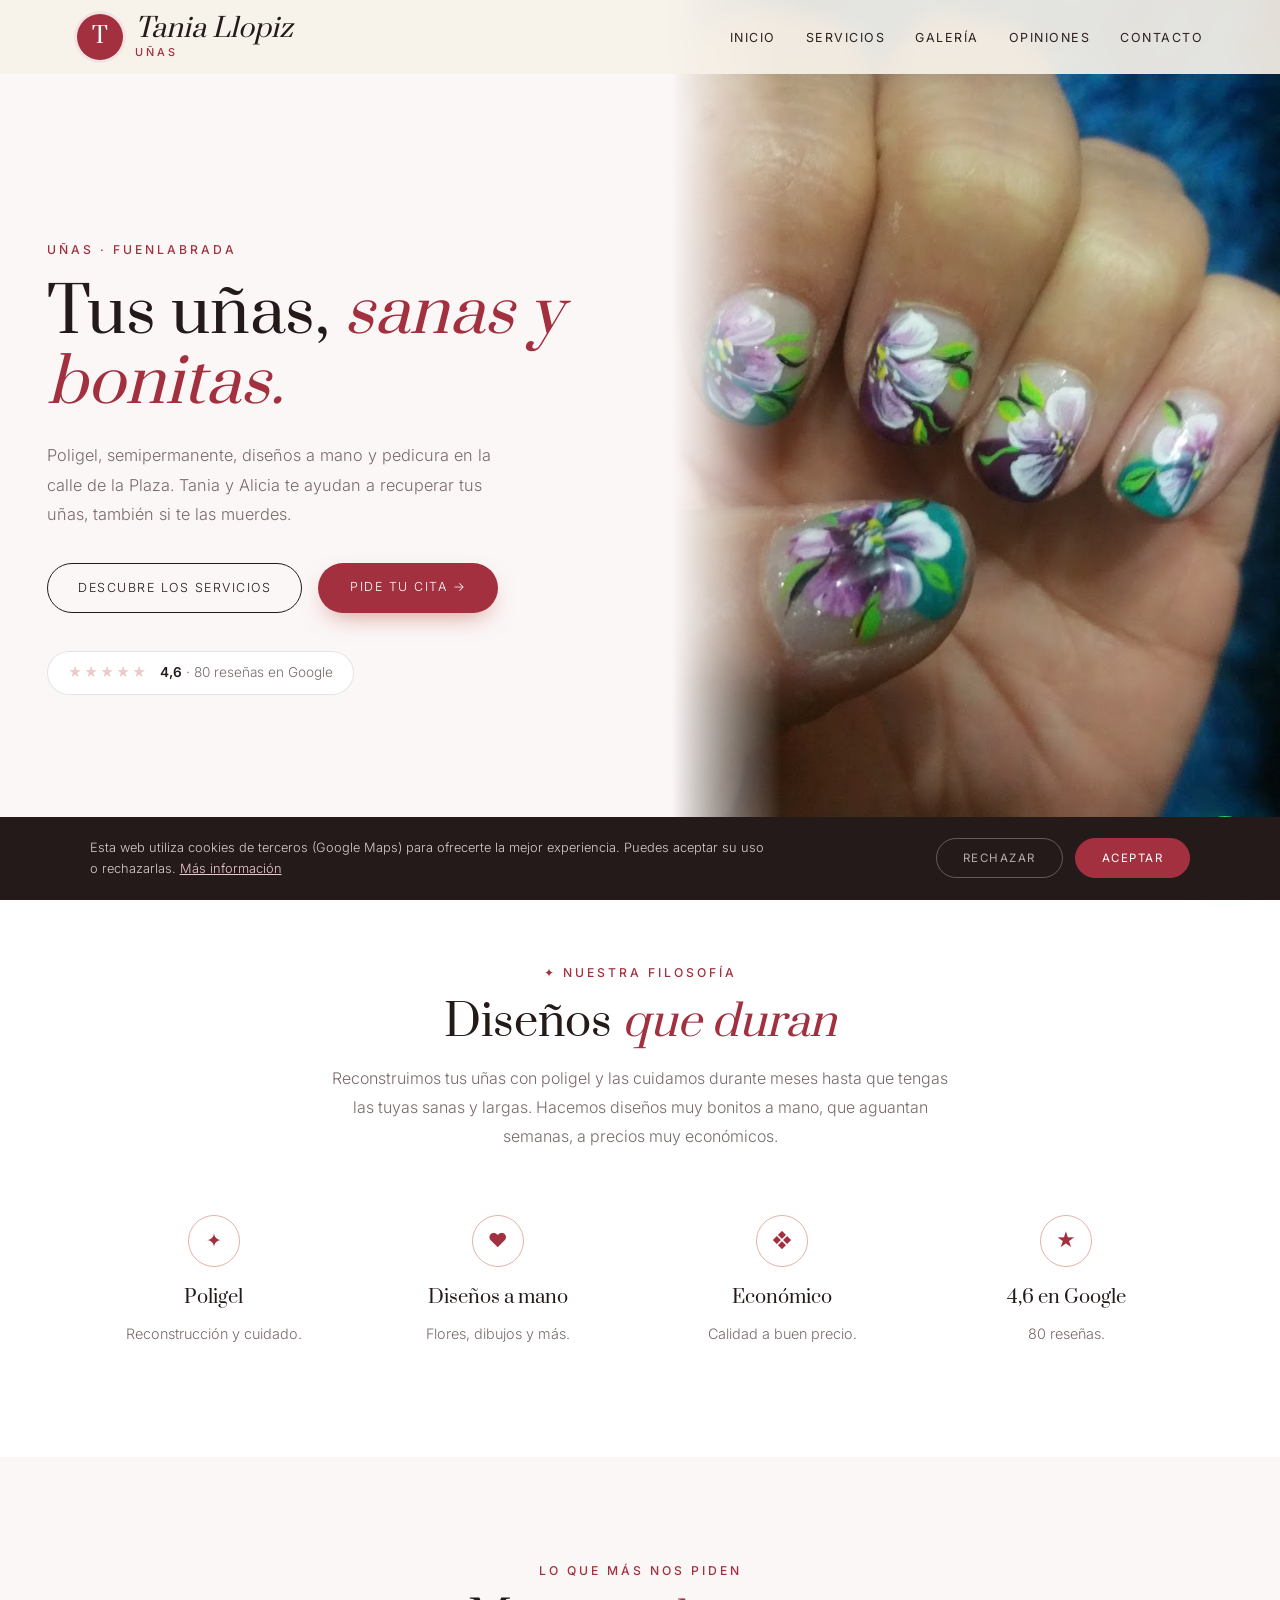
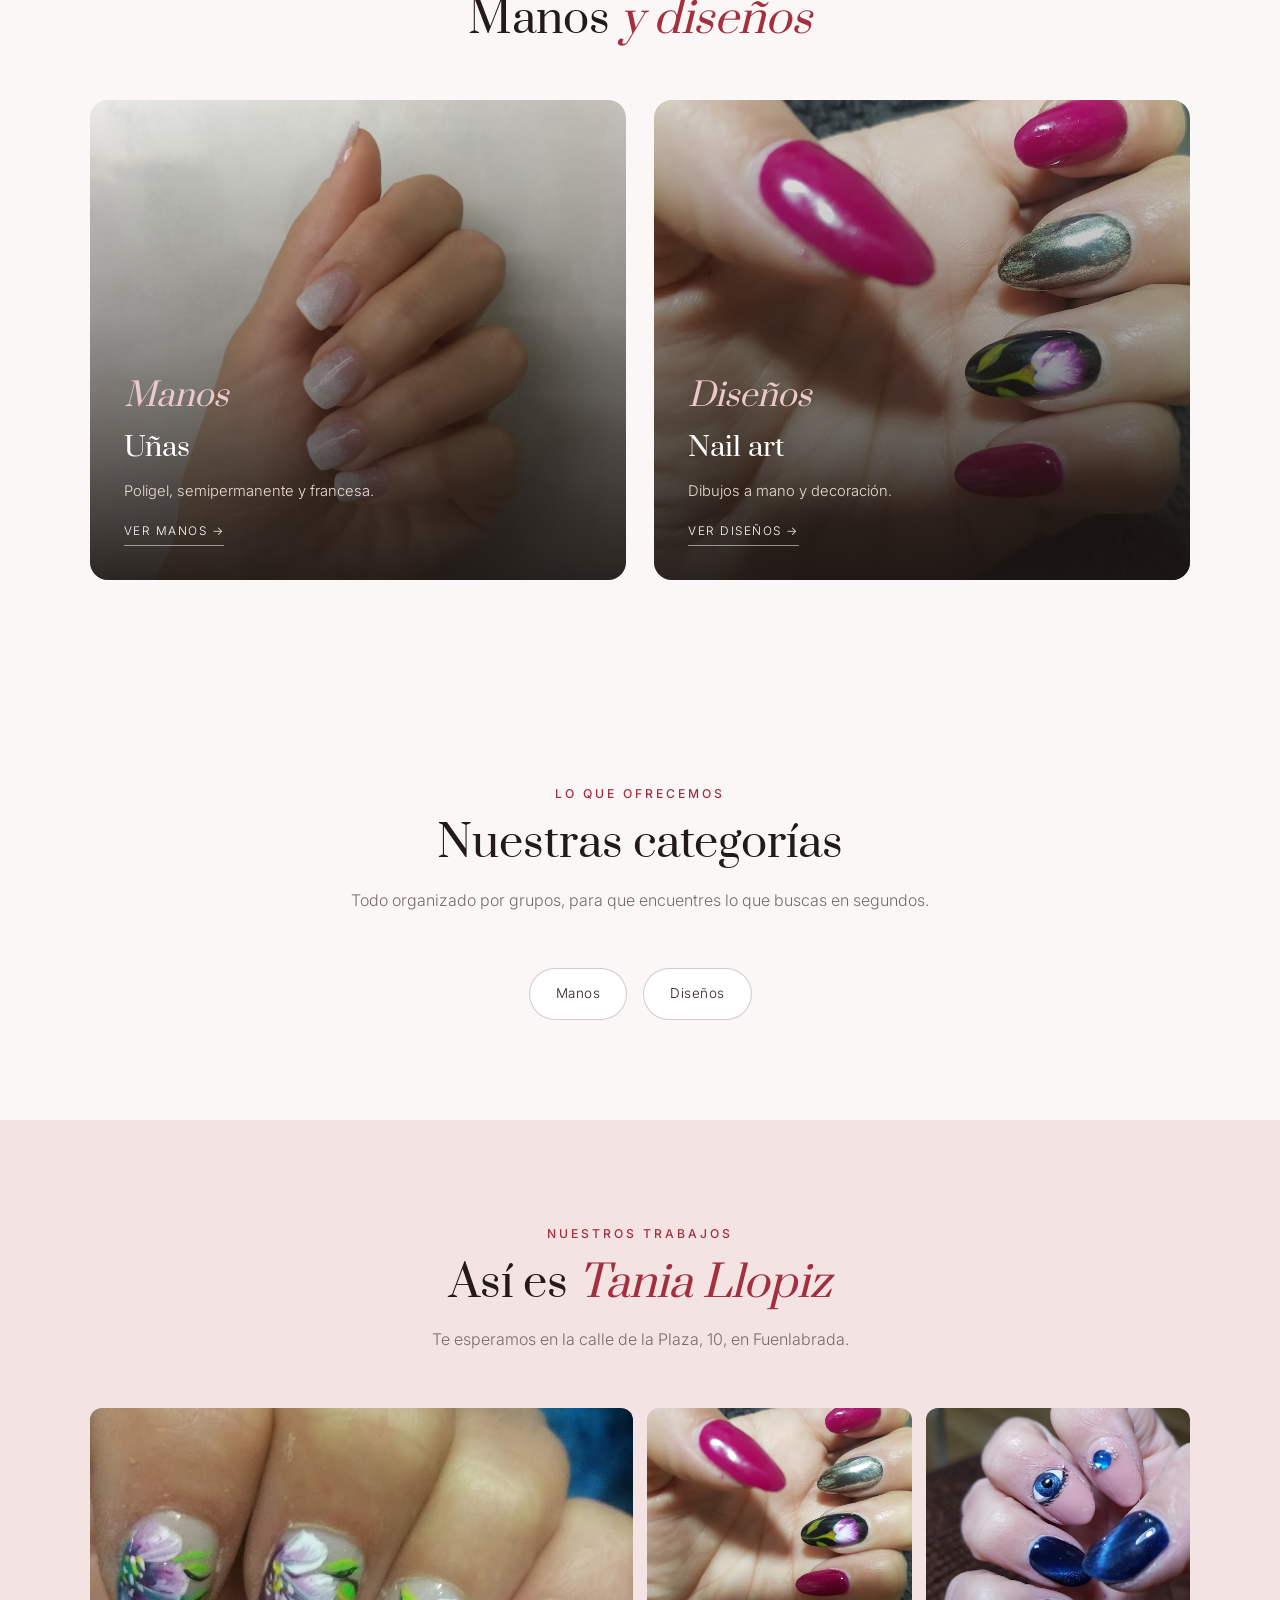
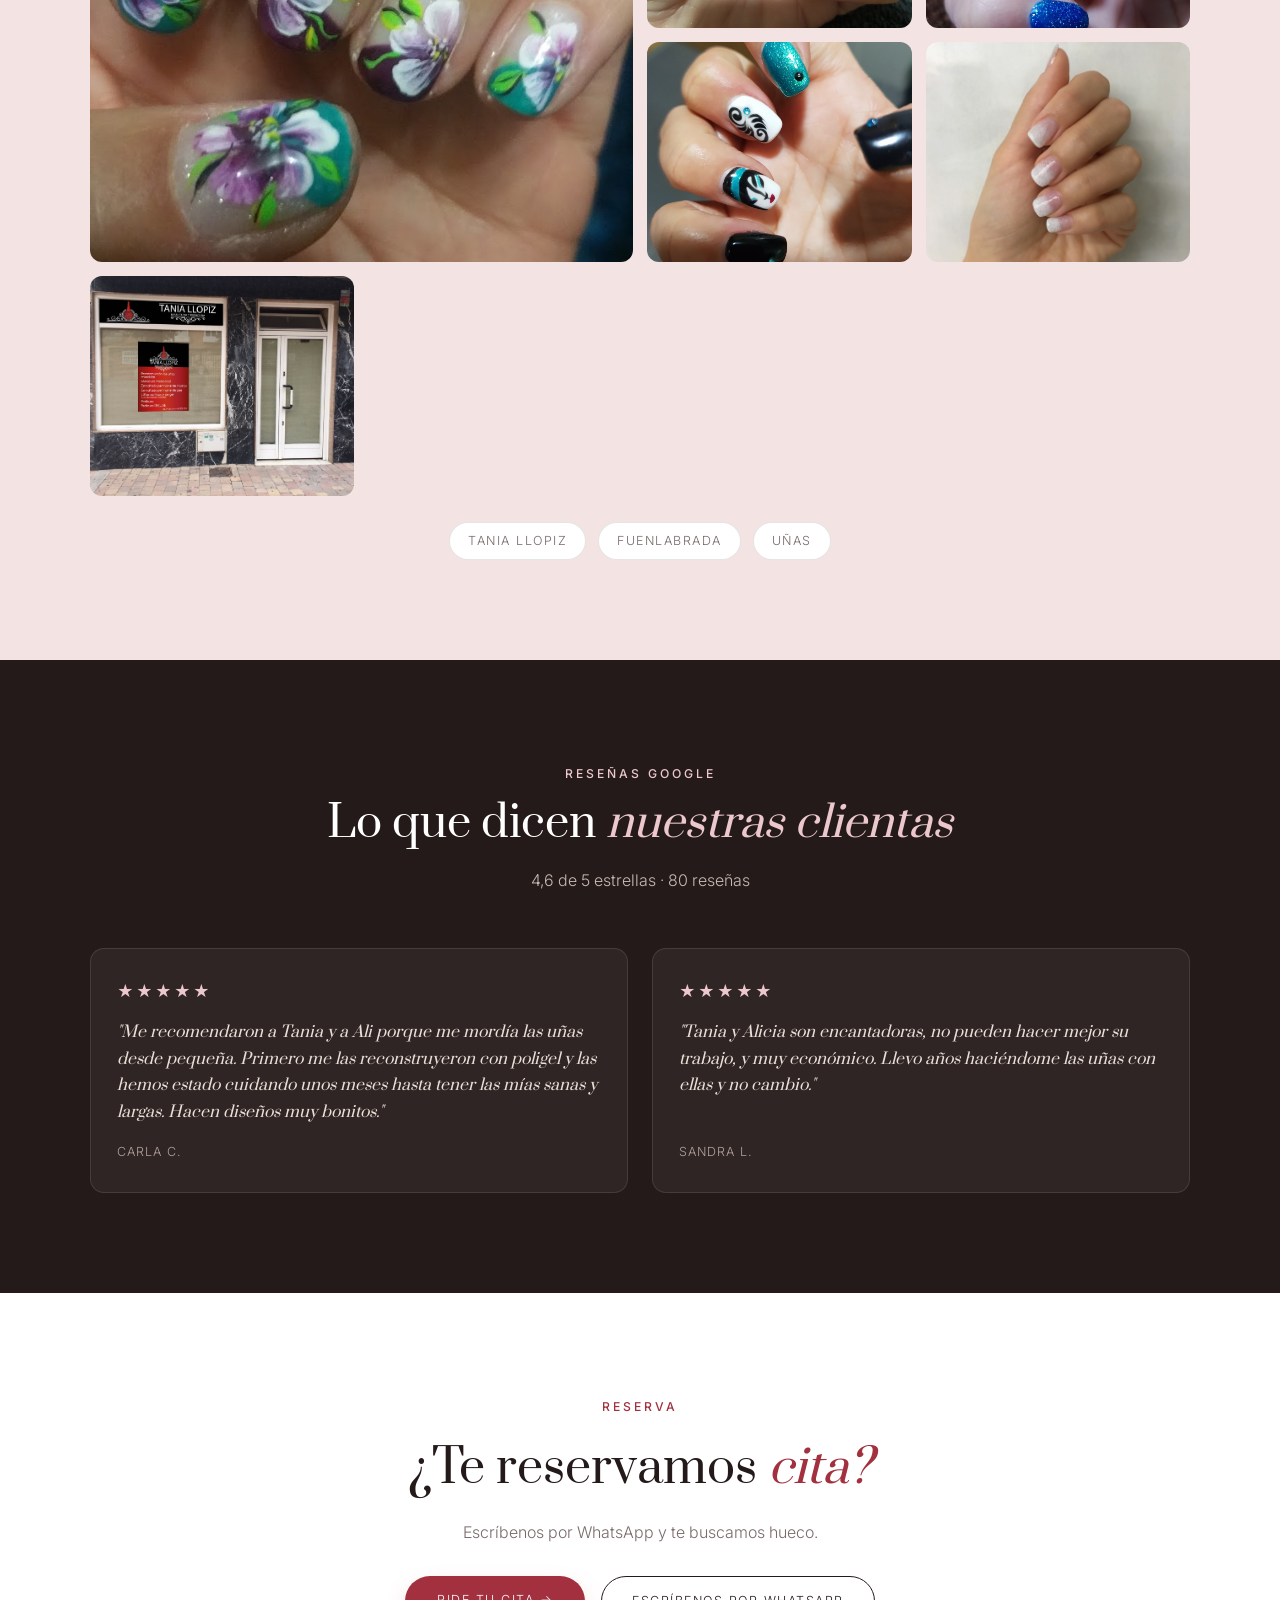
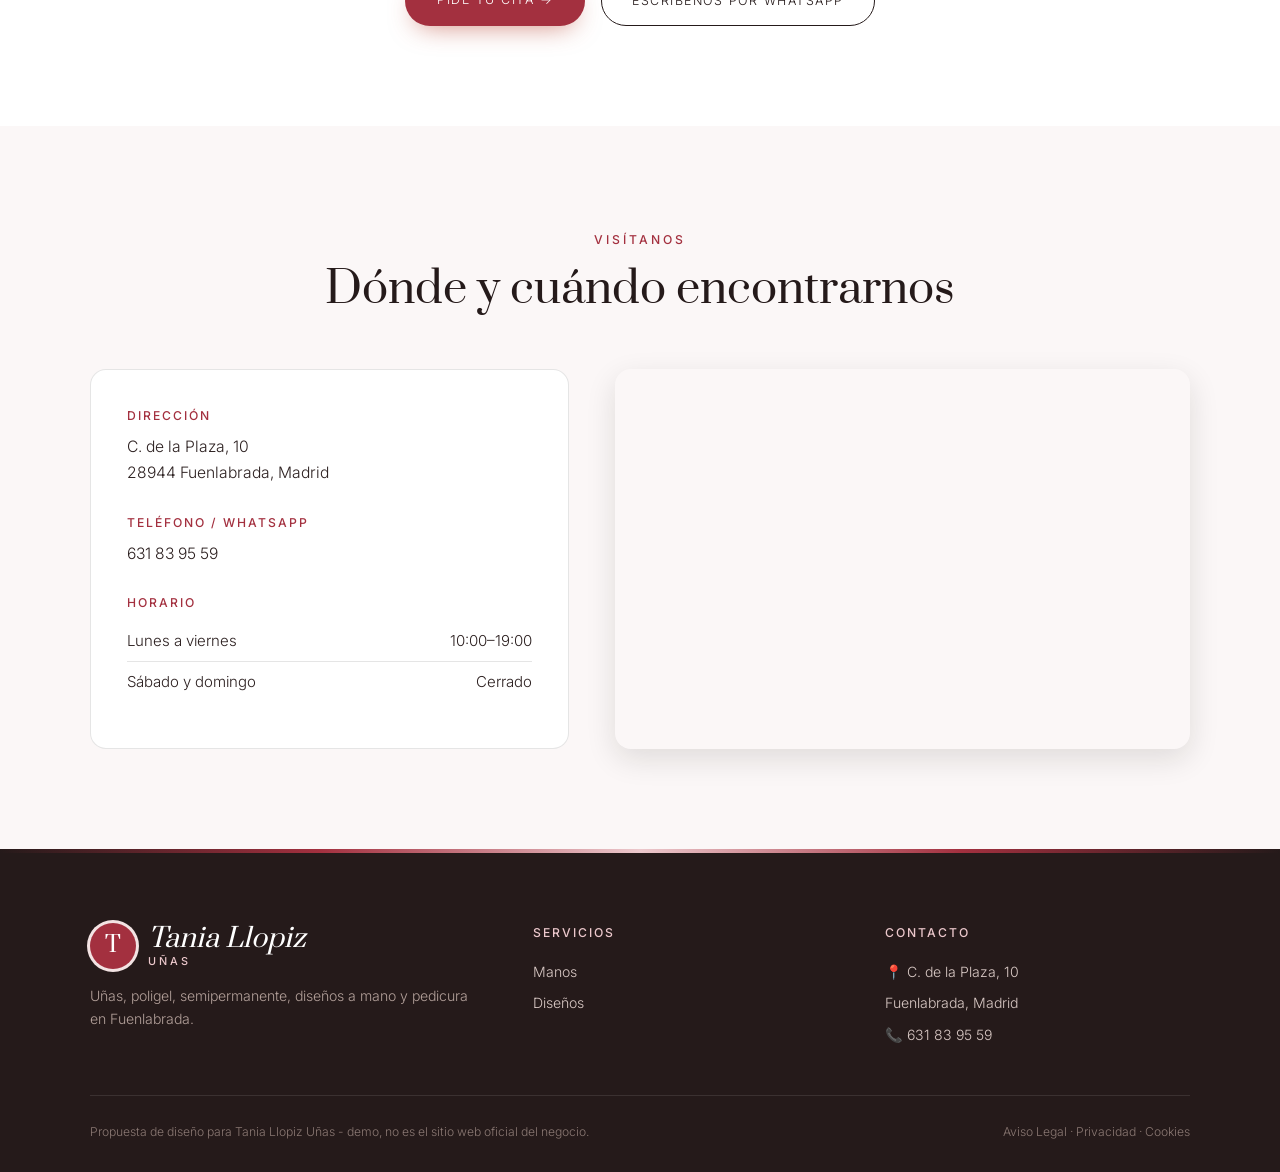
<file: index.html>
<!DOCTYPE html>
<html lang="es">
<head>
<meta charset="UTF-8">
<meta name="viewport" content="width=device-width, initial-scale=1.0">
<title>Tania Llopiz Uñas — Uñas, poligel y diseños en Fuenlabrada</title>
<meta name="description" content="Tania Llopiz Uñas, en C. de la Plaza 10, Fuenlabrada. Reconstrucción con poligel, semipermanente, diseños a mano y pedicura con Tania y Alicia. 4,6★ con 80 reseñas en Google.">
<meta name="theme-color" content="#251a1a">
<meta property="og:title" content="Tania Llopiz Uñas · Fuenlabrada">
<meta property="og:image" content="maps_10.jpg">

<link rel="preconnect" href="https://fonts.googleapis.com"><link rel="preconnect" href="https://fonts.gstatic.com" crossorigin><link href="https://fonts.googleapis.com/css2?family=Prata&family=Inter:wght@300;400;500;600&display=swap" rel="stylesheet">
<link rel="stylesheet" href="styles.css">
</head>
<body>

<header id="header">
  <a href="index.html" class="logo" aria-label="Tania Llopiz Uñas, inicio"><span class="logo-mark">T</span><span class="logo-text"><span class="script">Tania Llopiz</span><small>uñas</small></span></a>
  <nav id="nav" aria-label="Navegación principal"><ul><li><a href="index.html#inicio">Inicio</a></li><li><a href="servicios.html">Servicios</a></li><li><a href="index.html#galeria">Galería</a></li><li><a href="index.html#opiniones">Opiniones</a></li><li><a href="index.html#contacto">Contacto</a></li></ul></nav><button class="nav-toggle" id="navToggle" aria-label="Abrir menú">☰</button>
</header>

<section class="hero" id="inicio">
  <div class="hero-text">
    <span class="eyebrow">Uñas · Fuenlabrada</span>
    <h1>Tus uñas, <em>sanas y bonitas.</em></h1>
    <p>Poligel, semipermanente, diseños a mano y pedicura en la calle de la Plaza. Tania y Alicia te ayudan a recuperar tus uñas, también si te las muerdes.</p>
    <div class="hero-ctas">
      <a href="servicios.html" class="btn-outline">Descubre los servicios</a>
      <a href="https://wa.me/34631839559?text=Hola%2C%20quiero%20pedir%20cita%20en%20Tania%20Llopiz%20U%C3%B1as" class="btn-solid" target="_blank" rel="noopener">Pide tu cita →</a>
    </div>
    <a class="hero-rating" href="https://www.google.com/maps/search/?api=1&query=TANIA+LLOPIZ+U%C3%91AS,+C.+de+la+Plaza+10,+Fuenlabrada" target="_blank" rel="noopener"><span class="stars">★★★★★</span><span><strong>4,6</strong> · 80 reseñas en Google</span></a>
  </div>
  <div class="hero-img"><img src="maps_10.jpg" alt="Uñas con flores pintadas a mano en Tania Llopiz" style="object-position:center 50%;"></div>
</section>

<section class="trust">
  <div class="section-head">
    <span class="eyebrow">✦ Nuestra filosofía</span>
    <h2>Diseños <em>que duran</em></h2>
    <p>Reconstruimos tus uñas con poligel y las cuidamos durante meses hasta que tengas las tuyas sanas y largas. Hacemos diseños muy bonitos a mano, que aguantan semanas, a precios muy económicos.</p>
  </div>
  <div class="trust-grid">
    <div class="trust-card"><span class="trust-ic">✦</span><h3>Poligel</h3><p>Reconstrucción y cuidado.</p></div>
    <div class="trust-card"><span class="trust-ic">♥</span><h3>Diseños a mano</h3><p>Flores, dibujos y más.</p></div>
    <div class="trust-card"><span class="trust-ic">❖</span><h3>Económico</h3><p>Calidad a buen precio.</p></div>
    <div class="trust-card"><span class="trust-ic">★</span><h3>4,6 en Google</h3><p>80 reseñas.</p></div>
  </div>
</section>

<section class="worlds">
  <div class="section-head">
    <span class="eyebrow">Lo que más nos piden</span>
    <h2>Manos <em>y diseños</em></h2>
  </div>
  <div class="worlds-grid">
    <a href="servicios.html#manos" class="world-card"><img src="maps_04.jpg" alt="Uñas"><div class="world-text"><span class="script">Manos</span><h3>Uñas</h3><p>Poligel, semipermanente y francesa.</p><span class="world-link">Ver manos →</span></div></a>
    <a href="servicios.html#disenos" class="world-card"><img src="maps_06.jpg" alt="Nail art"><div class="world-text"><span class="script">Diseños</span><h3>Nail art</h3><p>Dibujos a mano y decoración.</p><span class="world-link">Ver diseños →</span></div></a>
  </div>
</section>

<section>
  <div class="section-head">
    <span class="eyebrow">Lo que ofrecemos</span>
    <h2>Nuestras categorías</h2>
    <p>Todo organizado por grupos, para que encuentres lo que buscas en segundos.</p>
  </div>
  <div class="cat-pills">
    <a href="servicios.html#manos" class="cat-pill">Manos</a>
    <a href="servicios.html#disenos" class="cat-pill">Diseños</a>
  </div>
</section>

<section class="gallery-wrap" id="galeria">
  <div class="section-head">
    <span class="eyebrow">Nuestros trabajos</span>
    <h2>Así es <em>Tania Llopiz</em></h2>
    <p>Te esperamos en la calle de la Plaza, 10, en Fuenlabrada.</p>
  </div>
  <div class="gallery">
    <figure class="big"><img src="maps_10.jpg" alt="Flores pintadas a mano" loading="lazy"></figure>
    <figure><img src="maps_06.jpg" alt="Fucsia con tulipán" loading="lazy"></figure>
    <figure><img src="maps_03.jpg" alt="Azul ojo de gato" loading="lazy"></figure>
    <figure><img src="maps_11.jpg" alt="Diseño en negro y turquesa" loading="lazy"></figure>
    <figure><img src="maps_04.jpg" alt="Francesa degradada" loading="lazy"></figure>
    <figure><img src="maps_01.jpg" alt="Nuestro local" loading="lazy"></figure>
  </div>
  <div class="brands"><span>Tania Llopiz</span><span>Fuenlabrada</span><span>Uñas</span></div>
</section>

<section class="reviews-wrap" id="opiniones">
  <div class="section-head">
    <span class="eyebrow">Reseñas Google</span>
    <h2>Lo que dicen <em>nuestras clientas</em></h2>
    <p>4,6 de 5 estrellas · 80 reseñas</p>
  </div>
  <div class="review-grid">
    <div class="review-card"><div class="stars">★★★★★</div><p>"Me recomendaron a Tania y a Ali porque me mordía las uñas desde pequeña. Primero me las reconstruyeron con poligel y las hemos estado cuidando unos meses hasta tener las mías sanas y largas. Hacen diseños muy bonitos."</p><cite>Carla C.</cite></div>
    <div class="review-card"><div class="stars">★★★★★</div><p>"Tania y Alicia son encantadoras, no pueden hacer mejor su trabajo, y muy económico. Llevo años haciéndome las uñas con ellas y no cambio."</p><cite>Sandra L.</cite></div>
  </div>
</section>

<section class="cta-section">
  <span class="eyebrow">Reserva</span>
  <h2>¿Te reservamos <em>cita?</em></h2>
  <p>Escríbenos por WhatsApp y te buscamos hueco.</p>
  <div class="cta-row">
    <a href="https://wa.me/34631839559?text=Hola%2C%20quiero%20pedir%20cita%20en%20Tania%20Llopiz%20U%C3%B1as" class="btn-solid" target="_blank" rel="noopener">Pide tu cita →</a>
    <a href="https://wa.me/34631839559?text=Hola%2C%20quiero%20pedir%20cita%20en%20Tania%20Llopiz%20U%C3%B1as" class="btn-outline" target="_blank" rel="noopener">Escríbenos por WhatsApp</a>
  </div>
</section>

<section class="contact-section" id="contacto">
  <div class="section-head">
    <span class="eyebrow">Visítanos</span>
    <h2>Dónde y cuándo encontrarnos</h2>
  </div>
  <div class="contact-grid">
    <div class="contact-info">
      <div class="contact-block"><h3>Dirección</h3><p>C. de la Plaza, 10<br>28944 Fuenlabrada, Madrid</p></div>
      <div class="contact-block"><h3>Teléfono / WhatsApp</h3><p><a href="tel:+34631839559">631 83 95 59</a></p></div>
      <div class="contact-block"><h3>Horario</h3><ul class="hours-list"><li><span>Lunes a viernes</span><span>10:00–19:00</span></li><li><span>Sábado y domingo</span><span>Cerrado</span></li></ul></div>
      
    </div>
    <div class="contact-map">
      <iframe title="Mapa de Tania Llopiz Uñas" src="https://www.google.com/maps?q=TANIA+LLOPIZ+U%C3%91AS,+C.+de+la+Plaza+10,+Fuenlabrada&output=embed" width="100%" height="100%" style="border:0;" allowfullscreen="" loading="lazy" referrerpolicy="no-referrer-when-downgrade"></iframe>
    </div>
  </div>
</section>

<footer>
  <div class="footer-grid">
    <div class="footer-brand">
      <a href="index.html" class="logo light"><span class="logo-mark">T</span><span class="logo-text"><span class="script">Tania Llopiz</span><small>uñas</small></span></a>
      <p>Uñas, poligel, semipermanente, diseños a mano y pedicura en Fuenlabrada.</p>
    </div>
    <div><h4>Servicios</h4><ul><li><a href="servicios.html#manos">Manos</a></li><li><a href="servicios.html#disenos">Diseños</a></li></ul></div>
    <div><h4>Contacto</h4><ul><li>📍 C. de la Plaza, 10</li><li>Fuenlabrada, Madrid</li><li>📞 <a href="tel:+34631839559">631 83 95 59</a></li></ul></div>
  </div>
  <div class="footer-bottom">
    <span>Propuesta de diseño para Tania Llopiz Uñas - demo, no es el sitio web oficial del negocio.</span>
    <span><a href="aviso-legal.html">Aviso Legal</a> &middot; <a href="politica-privacidad.html">Privacidad</a> &middot; <a href="politica-cookies.html">Cookies</a></span>
  </div>
</footer>

<div id="cookie-banner" class="cookie-banner"><p>Esta web utiliza cookies de terceros (Google Maps) para ofrecerte la mejor experiencia. Puedes aceptar su uso o rechazarlas. <a href="politica-cookies.html">Más información</a></p><div class="cookie-actions"><button onclick="setCookieChoice('rejected')" class="ck-reject">Rechazar</button><button onclick="setCookieChoice('accepted')" class="ck-accept">Aceptar</button></div></div>
<div class="social-fabs"><a class="wa-fab" href="https://wa.me/34631839559?text=Hola%2C%20quiero%20pedir%20cita%20en%20Tania%20Llopiz%20U%C3%B1as" target="_blank" rel="noopener" aria-label="Escribir por WhatsApp"><svg width="28" height="28" viewBox="0 0 24 24" fill="white"><path d="M17.5 14.4c-.3-.1-1.8-.9-2-1s-.5-.1-.7.1-.8 1-.9 1.2-.3.2-.6.1a8.2 8.2 0 0 1-2.4-1.5 9 9 0 0 1-1.7-2.1c-.2-.3 0-.5.1-.6l.4-.5.3-.5v-.5l-.9-2.2c-.2-.6-.5-.5-.7-.5h-.6a1.1 1.1 0 0 0-.8.4 3.4 3.4 0 0 0-1 2.5 5.9 5.9 0 0 0 1.2 3.1 13.5 13.5 0 0 0 5.2 4.6c2.6 1 2.6.7 3.1.6a2.6 2.6 0 0 0 1.7-1.2 2.1 2.1 0 0 0 .2-1.2c-.1-.1-.3-.2-.6-.3ZM12 21.8a9.8 9.8 0 0 1-5-1.4l-.4-.2-3.7 1 1-3.6-.2-.4A9.8 9.8 0 1 1 12 21.8Zm8.4-18.3A11.8 11.8 0 0 0 1.8 17.7L.2 23.8l6.3-1.6a11.8 11.8 0 0 0 5.6 1.4A11.8 11.8 0 0 0 20.4 3.5Z"/></svg></a></div>
<script src="main.js"></script>
</body>
</html>
</file>
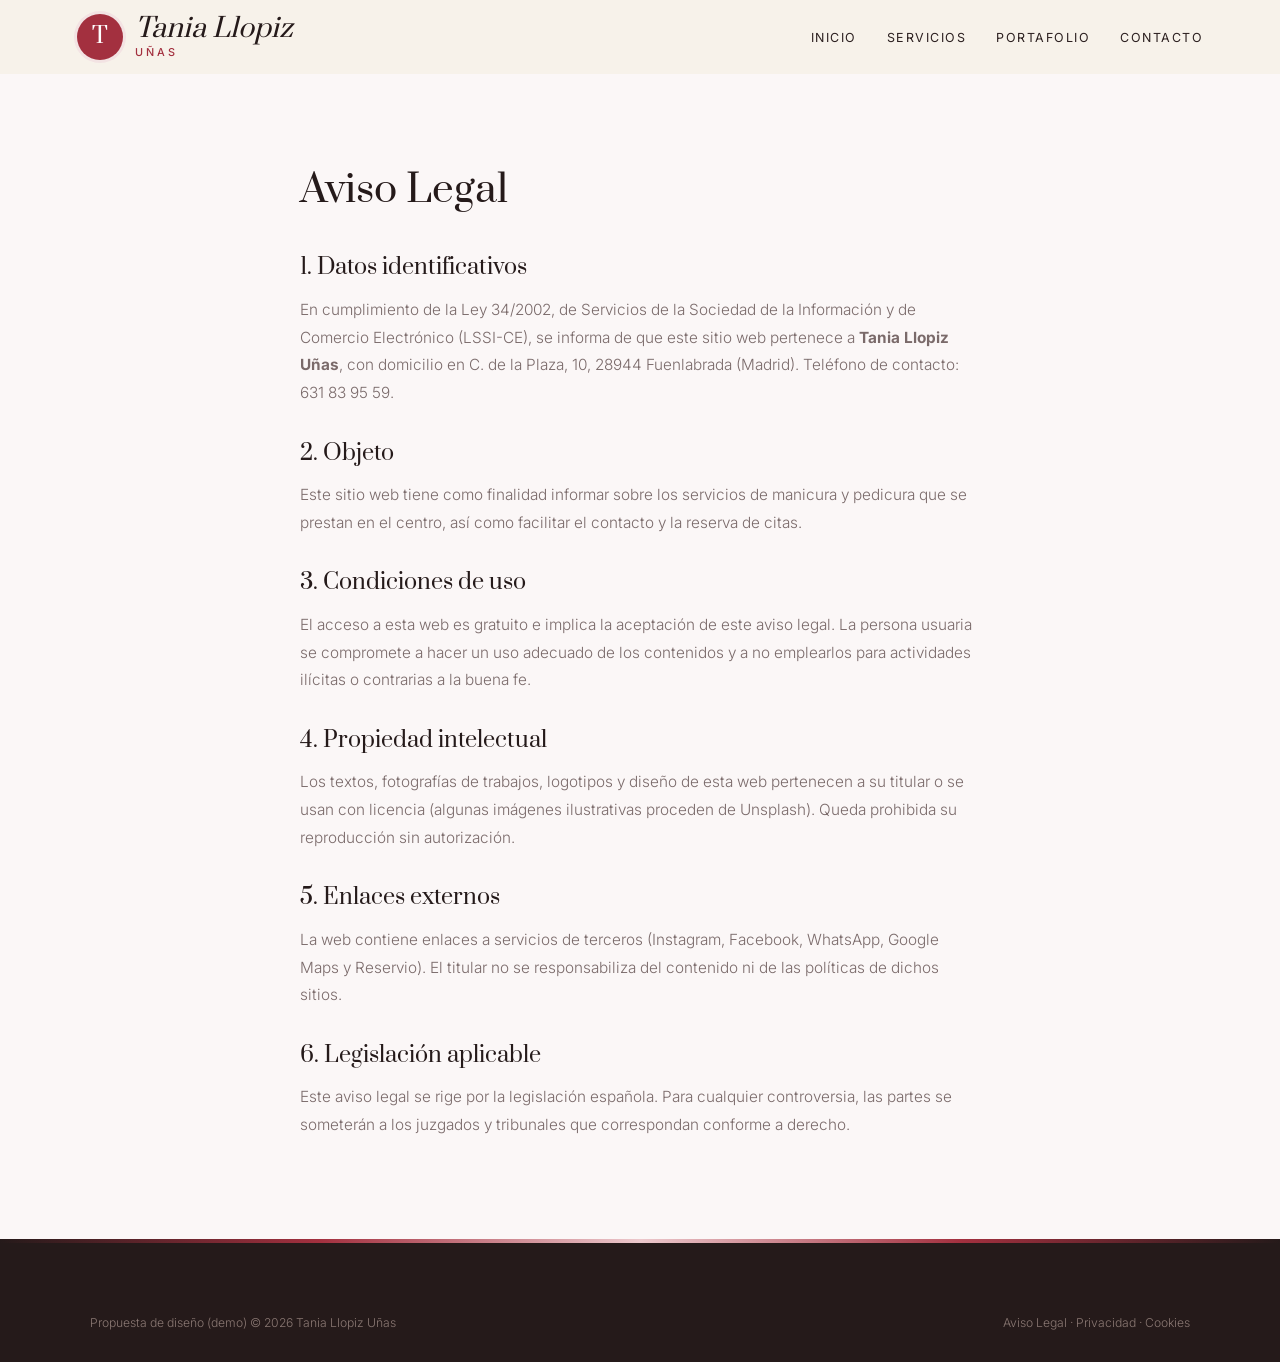
<file: aviso-legal.html>
<!DOCTYPE html>
<html lang="es">
<head>
<meta charset="UTF-8">
<meta name="viewport" content="width=device-width, initial-scale=1.0">
<title>Aviso Legal — Tania Llopiz Uñas</title>
<meta name="robots" content="noindex">

<link rel="preconnect" href="https://fonts.googleapis.com">
<link href="https://fonts.googleapis.com/css2?family=Prata&family=Inter:wght@300;400;500;600&display=swap" rel="stylesheet">
<link rel="stylesheet" href="styles.css">
</head>
<body>
<header id="header" class="scrolled">
  <a href="index.html" class="logo" aria-label="Tania Llopiz Uñas, inicio">
    <span class="logo-mark">T</span>
    <span class="logo-text"><span class="script">Tania Llopiz</span><small>uñas</small></span>
  </a>
  <nav id="nav" aria-label="Navegación principal">
    <ul>
      <li><a href="index.html#inicio">Inicio</a></li>
      <li><a href="servicios.html">Servicios</a></li>
      <li><a href="portafolio.html">Portafolio</a></li>
      <li><a href="index.html#contacto">Contacto</a></li>
    </ul>
  </nav>
  <button class="nav-toggle" id="navToggle" aria-label="Abrir menú">☰</button>
</header>
<main class="legal"><h1>Aviso Legal</h1>
<h2>1. Datos identificativos</h2>
<p>En cumplimiento de la Ley 34/2002, de Servicios de la Sociedad de la Información y de Comercio Electrónico (LSSI-CE), se informa de que este sitio web pertenece a <strong>Tania Llopiz Uñas</strong>, con domicilio en C. de la Plaza, 10, 28944 Fuenlabrada (Madrid). Teléfono de contacto: 631 83 95 59.</p>
<h2>2. Objeto</h2>
<p>Este sitio web tiene como finalidad informar sobre los servicios de manicura y pedicura que se prestan en el centro, así como facilitar el contacto y la reserva de citas.</p>
<h2>3. Condiciones de uso</h2>
<p>El acceso a esta web es gratuito e implica la aceptación de este aviso legal. La persona usuaria se compromete a hacer un uso adecuado de los contenidos y a no emplearlos para actividades ilícitas o contrarias a la buena fe.</p>
<h2>4. Propiedad intelectual</h2>
<p>Los textos, fotografías de trabajos, logotipos y diseño de esta web pertenecen a su titular o se usan con licencia (algunas imágenes ilustrativas proceden de Unsplash). Queda prohibida su reproducción sin autorización.</p>
<h2>5. Enlaces externos</h2>
<p>La web contiene enlaces a servicios de terceros (Instagram, Facebook, WhatsApp, Google Maps y Reservio). El titular no se responsabiliza del contenido ni de las políticas de dichos sitios.</p>
<h2>6. Legislación aplicable</h2>
<p>Este aviso legal se rige por la legislación española. Para cualquier controversia, las partes se someterán a los juzgados y tribunales que correspondan conforme a derecho.</p></main>
<footer>
  <div class="footer-bottom" style="margin-top:0">
    <span>Propuesta de diseño (demo) © 2026 Tania Llopiz Uñas</span>
    <span><a href="aviso-legal.html">Aviso Legal</a> &middot; <a href="politica-privacidad.html">Privacidad</a> &middot; <a href="politica-cookies.html">Cookies</a></span>
  </div>
</footer>
<script src="main.js"></script>
</body>
</html>
</file>
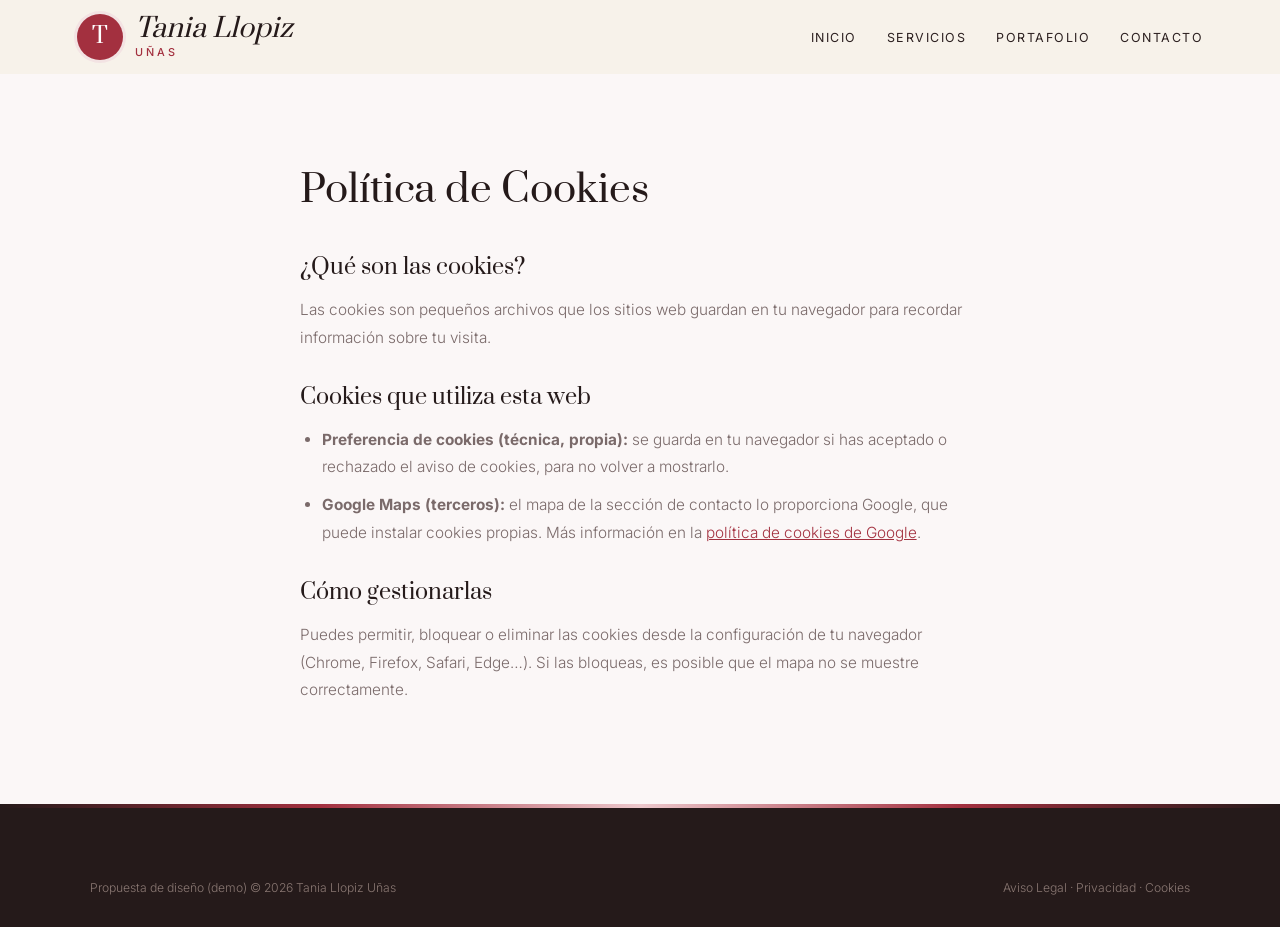
<file: politica-cookies.html>
<!DOCTYPE html>
<html lang="es">
<head>
<meta charset="UTF-8">
<meta name="viewport" content="width=device-width, initial-scale=1.0">
<title>Política de Cookies — Tania Llopiz Uñas</title>
<meta name="robots" content="noindex">

<link rel="preconnect" href="https://fonts.googleapis.com">
<link href="https://fonts.googleapis.com/css2?family=Prata&family=Inter:wght@300;400;500;600&display=swap" rel="stylesheet">
<link rel="stylesheet" href="styles.css">
</head>
<body>
<header id="header" class="scrolled">
  <a href="index.html" class="logo" aria-label="Tania Llopiz Uñas, inicio">
    <span class="logo-mark">T</span>
    <span class="logo-text"><span class="script">Tania Llopiz</span><small>uñas</small></span>
  </a>
  <nav id="nav" aria-label="Navegación principal">
    <ul>
      <li><a href="index.html#inicio">Inicio</a></li>
      <li><a href="servicios.html">Servicios</a></li>
      <li><a href="portafolio.html">Portafolio</a></li>
      <li><a href="index.html#contacto">Contacto</a></li>
    </ul>
  </nav>
  <button class="nav-toggle" id="navToggle" aria-label="Abrir menú">☰</button>
</header>
<main class="legal"><h1>Política de Cookies</h1>
<h2>¿Qué son las cookies?</h2>
<p>Las cookies son pequeños archivos que los sitios web guardan en tu navegador para recordar información sobre tu visita.</p>
<h2>Cookies que utiliza esta web</h2>
<ul>
<li><strong>Preferencia de cookies (técnica, propia):</strong> se guarda en tu navegador si has aceptado o rechazado el aviso de cookies, para no volver a mostrarlo.</li>
<li><strong>Google Maps (terceros):</strong> el mapa de la sección de contacto lo proporciona Google, que puede instalar cookies propias. Más información en la <a href="https://policies.google.com/technologies/cookies" target="_blank" rel="noopener">política de cookies de Google</a>.</li>
</ul>
<h2>Cómo gestionarlas</h2>
<p>Puedes permitir, bloquear o eliminar las cookies desde la configuración de tu navegador (Chrome, Firefox, Safari, Edge…). Si las bloqueas, es posible que el mapa no se muestre correctamente.</p></main>
<footer>
  <div class="footer-bottom" style="margin-top:0">
    <span>Propuesta de diseño (demo) © 2026 Tania Llopiz Uñas</span>
    <span><a href="aviso-legal.html">Aviso Legal</a> &middot; <a href="politica-privacidad.html">Privacidad</a> &middot; <a href="politica-cookies.html">Cookies</a></span>
  </div>
</footer>
<script src="main.js"></script>
</body>
</html>
</file>
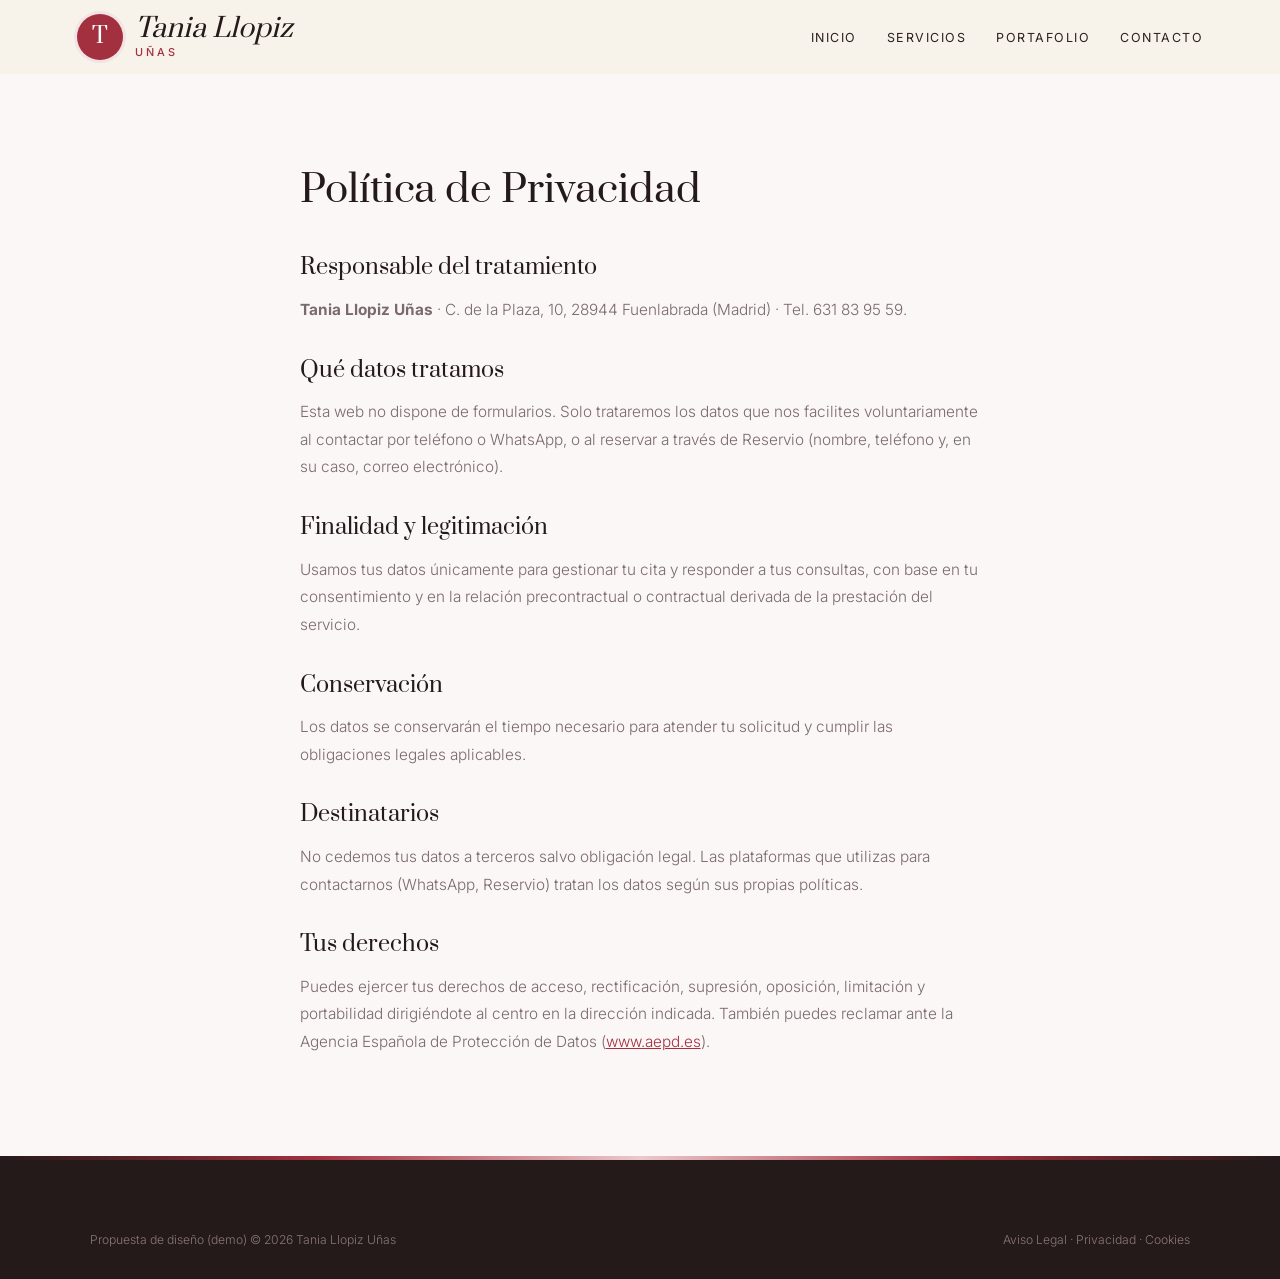
<file: politica-privacidad.html>
<!DOCTYPE html>
<html lang="es">
<head>
<meta charset="UTF-8">
<meta name="viewport" content="width=device-width, initial-scale=1.0">
<title>Política de Privacidad — Tania Llopiz Uñas</title>
<meta name="robots" content="noindex">

<link rel="preconnect" href="https://fonts.googleapis.com">
<link href="https://fonts.googleapis.com/css2?family=Prata&family=Inter:wght@300;400;500;600&display=swap" rel="stylesheet">
<link rel="stylesheet" href="styles.css">
</head>
<body>
<header id="header" class="scrolled">
  <a href="index.html" class="logo" aria-label="Tania Llopiz Uñas, inicio">
    <span class="logo-mark">T</span>
    <span class="logo-text"><span class="script">Tania Llopiz</span><small>uñas</small></span>
  </a>
  <nav id="nav" aria-label="Navegación principal">
    <ul>
      <li><a href="index.html#inicio">Inicio</a></li>
      <li><a href="servicios.html">Servicios</a></li>
      <li><a href="portafolio.html">Portafolio</a></li>
      <li><a href="index.html#contacto">Contacto</a></li>
    </ul>
  </nav>
  <button class="nav-toggle" id="navToggle" aria-label="Abrir menú">☰</button>
</header>
<main class="legal"><h1>Política de Privacidad</h1>
<h2>Responsable del tratamiento</h2>
<p><strong>Tania Llopiz Uñas</strong> · C. de la Plaza, 10, 28944 Fuenlabrada (Madrid) · Tel. 631 83 95 59.</p>
<h2>Qué datos tratamos</h2>
<p>Esta web no dispone de formularios. Solo trataremos los datos que nos facilites voluntariamente al contactar por teléfono o WhatsApp, o al reservar a través de Reservio (nombre, teléfono y, en su caso, correo electrónico).</p>
<h2>Finalidad y legitimación</h2>
<p>Usamos tus datos únicamente para gestionar tu cita y responder a tus consultas, con base en tu consentimiento y en la relación precontractual o contractual derivada de la prestación del servicio.</p>
<h2>Conservación</h2>
<p>Los datos se conservarán el tiempo necesario para atender tu solicitud y cumplir las obligaciones legales aplicables.</p>
<h2>Destinatarios</h2>
<p>No cedemos tus datos a terceros salvo obligación legal. Las plataformas que utilizas para contactarnos (WhatsApp, Reservio) tratan los datos según sus propias políticas.</p>
<h2>Tus derechos</h2>
<p>Puedes ejercer tus derechos de acceso, rectificación, supresión, oposición, limitación y portabilidad dirigiéndote al centro en la dirección indicada. También puedes reclamar ante la Agencia Española de Protección de Datos (<a href="https://www.aepd.es" target="_blank" rel="noopener">www.aepd.es</a>).</p></main>
<footer>
  <div class="footer-bottom" style="margin-top:0">
    <span>Propuesta de diseño (demo) © 2026 Tania Llopiz Uñas</span>
    <span><a href="aviso-legal.html">Aviso Legal</a> &middot; <a href="politica-privacidad.html">Privacidad</a> &middot; <a href="politica-cookies.html">Cookies</a></span>
  </div>
</footer>
<script src="main.js"></script>
</body>
</html>
</file>
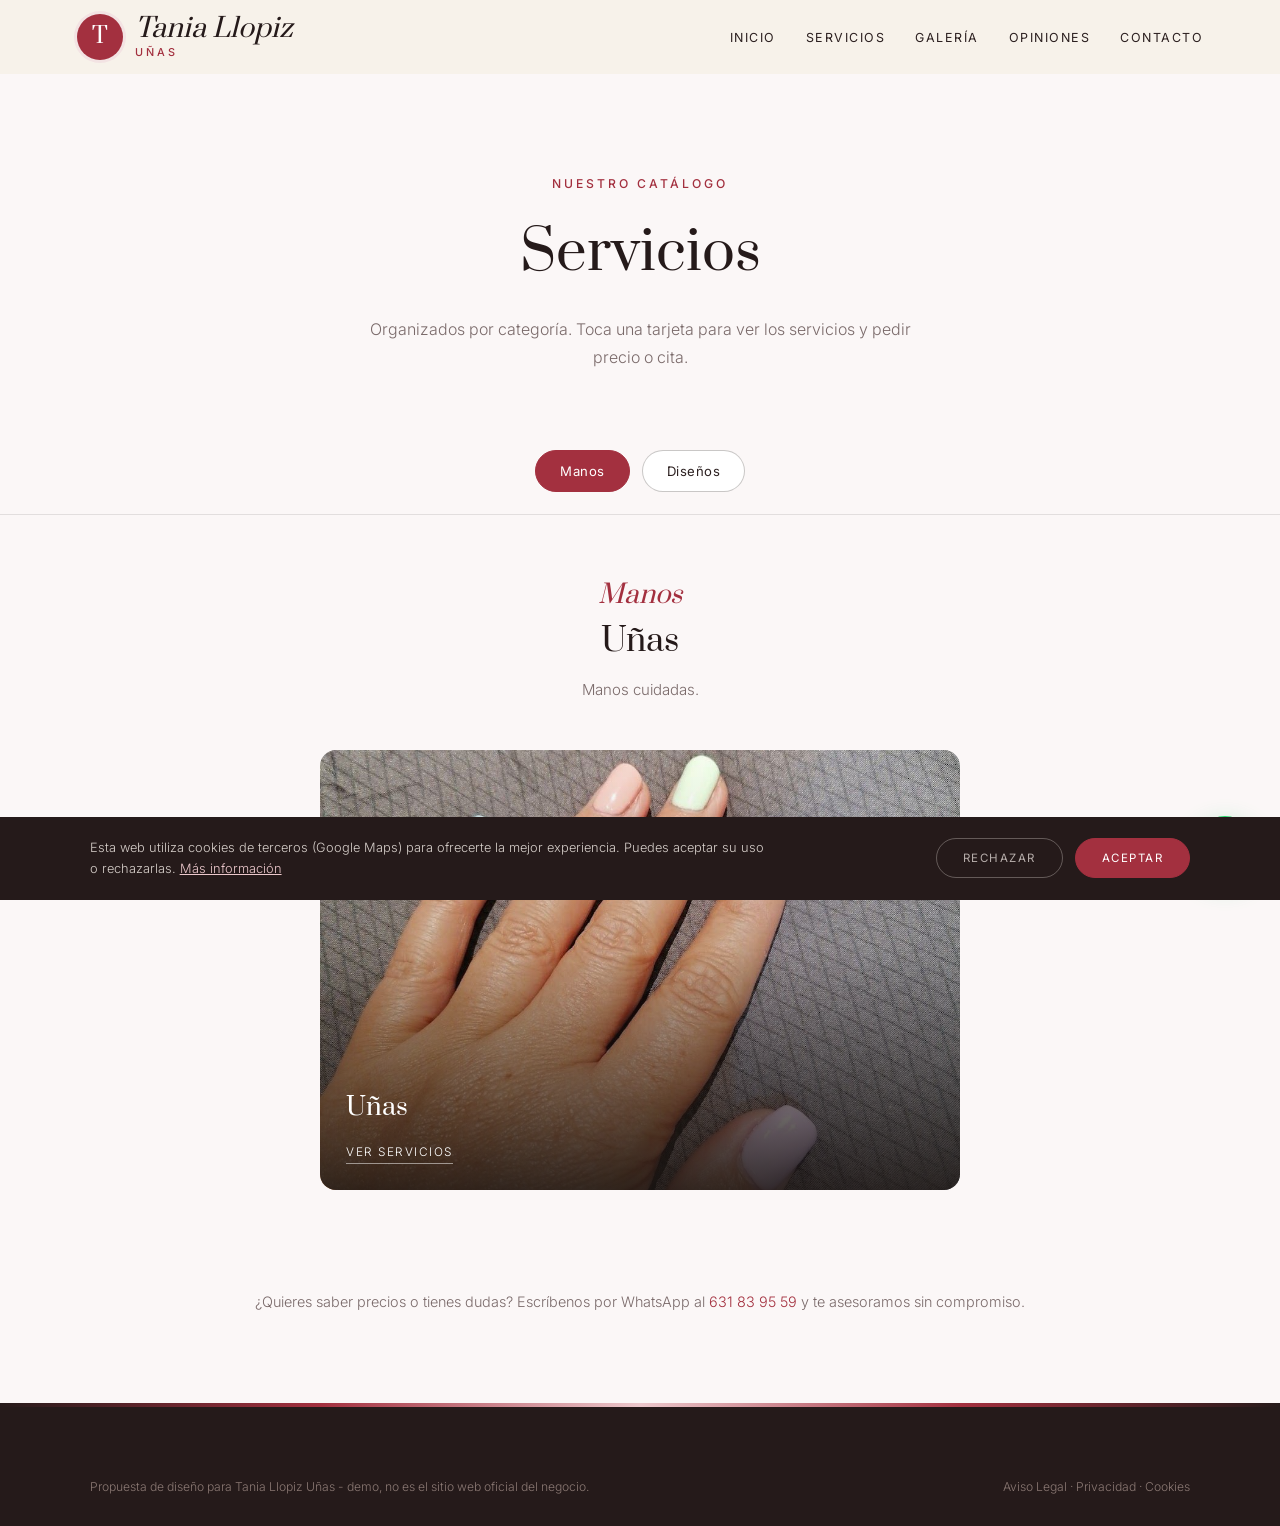
<file: servicios.html>
<!DOCTYPE html>
<html lang="es">
<head>
<meta charset="UTF-8">
<meta name="viewport" content="width=device-width, initial-scale=1.0">
<title>Servicios — Tania Llopiz Uñas · Fuenlabrada</title>
<meta name="description" content="Servicios de Tania Llopiz Uñas en Fuenlabrada.">

<link rel="preconnect" href="https://fonts.googleapis.com"><link rel="preconnect" href="https://fonts.gstatic.com" crossorigin><link href="https://fonts.googleapis.com/css2?family=Prata&family=Inter:wght@300;400;500;600&display=swap" rel="stylesheet">
<link rel="stylesheet" href="styles.css">
</head>
<body>

<header id="header" class="scrolled">
  <a href="index.html" class="logo" aria-label="Tania Llopiz Uñas, inicio"><span class="logo-mark">T</span><span class="logo-text"><span class="script">Tania Llopiz</span><small>uñas</small></span></a>
  <nav id="nav" aria-label="Navegación principal"><ul><li><a href="index.html#inicio">Inicio</a></li><li><a href="servicios.html">Servicios</a></li><li><a href="index.html#galeria">Galería</a></li><li><a href="index.html#opiniones">Opiniones</a></li><li><a href="index.html#contacto">Contacto</a></li></ul></nav><button class="nav-toggle" id="navToggle" aria-label="Abrir menú">☰</button>
</header>

<div class="page-hero">
  <span class="eyebrow">Nuestro catálogo</span>
  <h1>Servicios</h1>
  <p>Organizados por categoría. Toca una tarjeta para ver los servicios y pedir precio o cita.</p>
</div>

<div class="tabs">
  <button class="tab-btn active" data-tab="manos">Manos</button>
  <button class="tab-btn" data-tab="disenos">Diseños</button>
  
</div>

<div class="tab-panel active" id="manos">
  <div class="tab-intro"><span class="script">Manos</span><h2>Uñas</h2><p>Manos cuidadas.</p></div>
  <div class="cat-grid single">
    <div class="cat-card" onclick="openModal('manos')"><img src="maps_08.jpg" alt="Uñas" loading="lazy"><div class="cat-card-text"><h3>Uñas</h3><span>Ver servicios</span></div></div>
  </div>
</div>

<div class="tab-panel" id="disenos">
  <div class="tab-intro"><span class="script">Nail art</span><h2>Diseños</h2><p>Hechos a mano.</p></div>
  <div class="cat-grid single">
    <div class="cat-card" onclick="openModal('disenos')"><img src="maps_05.jpg" alt="Diseños" loading="lazy"><div class="cat-card-text"><h3>Diseños</h3><span>Ver servicios</span></div></div>
  </div>
</div>


<p class="services-note">¿Quieres saber precios o tienes dudas? Escríbenos por WhatsApp al <a href="https://wa.me/34631839559" target="_blank" rel="noopener" style="color:var(--red)">631 83 95 59</a> y te asesoramos sin compromiso.</p>

<div class="modal-overlay" id="modal-manos"><div class="modal">
  <button class="modal-close" onclick="closeModal('manos')" aria-label="Cerrar">×</button>
  <h3>Uñas</h3><p class="modal-sub">Manos</p>
  <div class="svc-row"><div><div class="svc-name">R</div><span class="svc-desc">e</span></div><div class="svc-price">Consultar</div></div>
  <div class="svc-row"><div><div class="svc-name">S</div><span class="svc-desc">e</span></div><div class="svc-price">Consultar</div></div>
  <div class="svc-row"><div><div class="svc-name">U</div><span class="svc-desc">ñ</span></div><div class="svc-price">Consultar</div></div>
  <div class="svc-row"><div><div class="svc-name">F</div><span class="svc-desc">r</span></div><div class="svc-price">Consultar</div></div>
  <div class="svc-row"><div><div class="svc-name">P</div><span class="svc-desc">e</span></div><div class="svc-price">Consultar</div></div>
  <a class="modal-cta alt" href="https://wa.me/34631839559?text=Hola%2C%20quiero%20informaci%C3%B3n%20sobre%20u%C3%B1as" target="_blank" rel="noopener">Pedir cita por WhatsApp</a>
</div></div>

<div class="modal-overlay" id="modal-disenos"><div class="modal">
  <button class="modal-close" onclick="closeModal('disenos')" aria-label="Cerrar">×</button>
  <h3>Diseños</h3><p class="modal-sub">Nail art</p>
  <div class="svc-row"><div><div class="svc-name">F</div><span class="svc-desc">l</span></div><div class="svc-price">Consultar</div></div>
  <div class="svc-row"><div><div class="svc-name">O</div><span class="svc-desc">j</span></div><div class="svc-price">Consultar</div></div>
  <div class="svc-row"><div><div class="svc-name">P</div><span class="svc-desc">e</span></div><div class="svc-price">Consultar</div></div>
  <div class="svc-row"><div><div class="svc-name">D</div><span class="svc-desc">i</span></div><div class="svc-price">Consultar</div></div>
  <a class="modal-cta alt" href="https://wa.me/34631839559?text=Hola%2C%20quiero%20informaci%C3%B3n%20sobre%20dise%C3%B1os" target="_blank" rel="noopener">Pedir cita por WhatsApp</a>
</div></div>


<footer>
  <div class="footer-bottom" style="margin-top:0">
    <span>Propuesta de diseño para Tania Llopiz Uñas - demo, no es el sitio web oficial del negocio.</span>
    <span><a href="aviso-legal.html">Aviso Legal</a> &middot; <a href="politica-privacidad.html">Privacidad</a> &middot; <a href="politica-cookies.html">Cookies</a></span>
  </div>
</footer>

<div id="cookie-banner" class="cookie-banner"><p>Esta web utiliza cookies de terceros (Google Maps) para ofrecerte la mejor experiencia. Puedes aceptar su uso o rechazarlas. <a href="politica-cookies.html">Más información</a></p><div class="cookie-actions"><button onclick="setCookieChoice('rejected')" class="ck-reject">Rechazar</button><button onclick="setCookieChoice('accepted')" class="ck-accept">Aceptar</button></div></div>
<div class="social-fabs"><a class="wa-fab" href="https://wa.me/34631839559?text=Hola%2C%20quiero%20pedir%20cita%20en%20Tania%20Llopiz%20U%C3%B1as" target="_blank" rel="noopener" aria-label="Escribir por WhatsApp"><svg width="28" height="28" viewBox="0 0 24 24" fill="white"><path d="M17.5 14.4c-.3-.1-1.8-.9-2-1s-.5-.1-.7.1-.8 1-.9 1.2-.3.2-.6.1a8.2 8.2 0 0 1-2.4-1.5 9 9 0 0 1-1.7-2.1c-.2-.3 0-.5.1-.6l.4-.5.3-.5v-.5l-.9-2.2c-.2-.6-.5-.5-.7-.5h-.6a1.1 1.1 0 0 0-.8.4 3.4 3.4 0 0 0-1 2.5 5.9 5.9 0 0 0 1.2 3.1 13.5 13.5 0 0 0 5.2 4.6c2.6 1 2.6.7 3.1.6a2.6 2.6 0 0 0 1.7-1.2 2.1 2.1 0 0 0 .2-1.2c-.1-.1-.3-.2-.6-.3ZM12 21.8a9.8 9.8 0 0 1-5-1.4l-.4-.2-3.7 1 1-3.6-.2-.4A9.8 9.8 0 1 1 12 21.8Zm8.4-18.3A11.8 11.8 0 0 0 1.8 17.7L.2 23.8l6.3-1.6a11.8 11.8 0 0 0 5.6 1.4A11.8 11.8 0 0 0 20.4 3.5Z"/></svg></a></div>
<script src="main.js"></script>
</body>
</html>
</file>
<file: styles.css>
:root{
  --cream:#fbf7f7; --paper:#ffffff; --tint:#f3e3e3; --ink:#2c2020; --dark:#251a1a; --muted:#7a6a6a;
  --red:#a3303f; --red-dark:#7f2430; --teal:#a3303f; --gold:#ecc8cc; --line:rgba(0,0,0,.1);
  --brand-gradient:linear-gradient(90deg,#251a1a,#a3303f,#ecc8cc,#a3303f,#251a1a);
}
*{margin:0;padding:0;box-sizing:border-box;}
html{scroll-behavior:smooth;}
body{font-family:'Inter',sans-serif;background:var(--cream);color:var(--ink);overflow-x:hidden;font-weight:300;line-height:1.6;}
a{text-decoration:none;color:inherit;}
h1,h2,h3{font-family:'Prata',serif;font-weight:500;}
h1 em,h2 em{font-style:italic;color:var(--red);}
img{max-width:100%;display:block;}
.script{font-family:'Prata',serif;font-style:italic;}

/* HEADER */
header{position:fixed;top:0;left:0;right:0;z-index:100;display:flex;justify-content:space-between;align-items:center;padding:14px 6%;background:rgba(247,241,233,.92);backdrop-filter:blur(10px);-webkit-backdrop-filter:blur(10px);transition:box-shadow .3s,padding .3s;}
header.scrolled{box-shadow:0 2px 24px rgba(28,22,20,.1);padding:8px 6%;}
.logo{display:flex;align-items:center;gap:12px;color:var(--dark);}
.logo-badge{width:58px;height:58px;border-radius:50%;object-fit:cover;box-shadow:0 0 0 2px var(--gold),0 6px 16px rgba(28,22,20,.15);transition:width .3s,height .3s;}
header.scrolled .logo-badge{width:46px;height:46px;}
.logo-text{display:flex;flex-direction:column;line-height:1;}
.logo-text .script{font-size:1.65rem;color:var(--dark);}
.logo-text small{font-size:.68rem;letter-spacing:3px;text-transform:uppercase;color:var(--red);margin-top:4px;font-weight:500;}
.logo.light .logo-text .script{color:#fff;}
.logo.light .logo-text small{color:var(--gold);}
nav ul{list-style:none;display:flex;gap:30px;}
nav a{font-size:.78rem;letter-spacing:1.5px;text-transform:uppercase;font-weight:400;position:relative;padding:4px 0;}
nav a::after{content:"";position:absolute;left:0;bottom:-2px;height:1px;width:100%;background:var(--red);transform:scaleX(0);transform-origin:right;transition:transform .3s;}
nav a:hover::after{transform:scaleX(1);transform-origin:left;}
.nav-toggle{display:none;font-size:1.6rem;background:none;border:none;color:var(--dark);cursor:pointer;}

/* BOTONES */
.btn-outline{display:inline-block;border:1px solid var(--dark);color:var(--dark);padding:14px 30px;font-size:.78rem;letter-spacing:1.5px;text-transform:uppercase;border-radius:40px;transition:all .25s;}
.btn-outline:hover{background:var(--dark);color:var(--cream);}
.btn-outline.light{border-color:rgba(255,255,255,.5);color:#fff;}
.btn-outline.light:hover{background:#fff;color:var(--dark);}
.btn-solid{display:inline-block;background:var(--red);color:#fff;padding:14px 32px;font-size:.78rem;letter-spacing:1.5px;text-transform:uppercase;border-radius:40px;transition:transform .25s,box-shadow .25s,background .25s;box-shadow:0 10px 26px -10px rgba(181,64,44,.6);}
.btn-solid:hover{transform:translateY(-2px);background:var(--red-dark);}

/* HERO */
.hero{min-height:95vh;display:grid;grid-template-columns:1.05fr .95fr;align-items:stretch;padding:0;}
.hero-text{display:flex;flex-direction:column;justify-content:center;padding:150px 7% 70px;}
.eyebrow{display:inline-block;color:var(--teal);text-transform:uppercase;letter-spacing:3px;font-size:.76rem;font-weight:500;}
.hero-text .eyebrow{margin-bottom:20px;}
.hero-text h1{font-size:clamp(2.4rem,5vw,3.9rem);line-height:1.12;margin-bottom:22px;color:var(--dark);}
.hero-text p{font-size:1.02rem;color:var(--muted);max-width:470px;line-height:1.8;margin-bottom:34px;}
.hero-ctas{display:flex;gap:16px;flex-wrap:wrap;}
.hero-rating{display:inline-flex;align-items:center;gap:12px;margin-top:38px;padding:10px 20px;border:1px solid var(--line);border-radius:40px;background:var(--paper);font-size:.85rem;color:var(--muted);align-self:flex-start;}
.hero-rating strong{color:var(--dark);font-weight:600;}
.stars{color:var(--gold);letter-spacing:2px;}
.hero-img{position:relative;overflow:hidden;}
.hero-img img{width:100%;height:100%;object-fit:cover;position:absolute;inset:0;}
.hero-img::after{content:"";position:absolute;inset:0;background:linear-gradient(90deg,var(--cream) 0%,rgba(247,241,233,0) 18%);}

/* SECCIONES */
section{padding:100px 7%;}
.section-head{text-align:center;max-width:640px;margin:0 auto 54px;}
.section-head h2{font-size:clamp(1.9rem,4vw,2.7rem);margin-top:12px;color:var(--dark);line-height:1.2;}
.section-head p{margin-top:16px;color:var(--muted);line-height:1.8;}

.trust{background:var(--paper);border-top:4px solid transparent;border-image:var(--brand-gradient) 1;}
.trust-grid{display:grid;grid-template-columns:repeat(auto-fit,minmax(230px,1fr));gap:36px;max-width:1150px;margin:0 auto;}
.trust-card{text-align:center;padding:10px;}
.trust-ic{display:inline-grid;place-items:center;width:52px;height:52px;border-radius:50%;border:1px solid rgba(181,64,44,.4);color:var(--red);font-size:1.2rem;margin-bottom:16px;}
.trust-card h3{font-size:1.15rem;color:var(--dark);margin-bottom:10px;}
.trust-card p{font-size:.9rem;color:var(--muted);line-height:1.7;}

/* DOS MUNDOS */
.worlds{background:var(--cream);}
.worlds-grid{display:grid;grid-template-columns:1fr 1fr;gap:28px;max-width:1150px;margin:0 auto;}
.world-card{position:relative;border-radius:18px;overflow:hidden;min-height:480px;display:flex;align-items:flex-end;color:#fff;}
.world-card img{position:absolute;inset:0;width:100%;height:100%;object-fit:cover;transition:transform .6s;}
.world-card:hover img{transform:scale(1.05);}
.world-card::after{content:"";position:absolute;inset:0;background:linear-gradient(to top,rgba(28,22,20,.92) 0%,rgba(28,22,20,.35) 55%,rgba(28,22,20,.05) 100%);}
.world-text{position:relative;z-index:2;padding:34px;}
.world-text .script{font-size:2rem;color:var(--gold);}
.world-text h3{font-size:1.7rem;margin:4px 0 10px;}
.world-text p{font-size:.92rem;color:#eadfd6;line-height:1.7;max-width:440px;}
.world-link{display:inline-block;margin-top:18px;font-size:.74rem;letter-spacing:1.5px;text-transform:uppercase;border-bottom:1px solid rgba(255,255,255,.5);padding-bottom:4px;}

/* PILLS */
.cat-pills{display:flex;flex-wrap:wrap;gap:16px;justify-content:center;max-width:1000px;margin:0 auto;}
.cat-pill{border:1px solid rgba(43,33,29,.22);padding:14px 26px;border-radius:30px;font-size:.84rem;letter-spacing:.5px;transition:all .2s;background:var(--paper);}
.cat-pill:hover{background:var(--red);color:#fff;border-color:var(--red);}

/* GALERIA */
.gallery-wrap{background:var(--tint);}
.gallery{max-width:1200px;margin:0 auto;display:grid;grid-template-columns:repeat(4,1fr);grid-auto-rows:220px;gap:14px;}
.gallery figure{overflow:hidden;border-radius:12px;margin:0;}
.gallery img{width:100%;height:100%;object-fit:cover;transition:transform .5s;}
.gallery figure:hover img{transform:scale(1.05);}
.gallery .big{grid-column:span 2;grid-row:span 2;}

/* RESEÑAS */
.reviews-wrap{background:var(--dark);color:#fff;position:relative;}
.reviews-wrap .section-head h2{color:#fff;}
.reviews-wrap .section-head h2 em{color:var(--gold);}
.reviews-wrap .section-head p{color:#c9b9b2;}
.reviews-wrap .eyebrow{color:var(--gold);}
.review-grid{display:grid;grid-template-columns:repeat(auto-fit,minmax(300px,1fr));gap:24px;max-width:1150px;margin:0 auto;}
.review-card{background:rgba(255,255,255,.05);border:1px solid rgba(255,255,255,.1);padding:30px 26px;border-radius:14px;display:flex;flex-direction:column;}
.review-card .stars{margin-bottom:14px;}
.review-card p{font-family:'Prata',serif;font-size:.98rem;color:#eadfd6;line-height:1.7;font-style:italic;margin-bottom:16px;flex:1;}
.review-card cite{font-size:.78rem;color:#b3a099;font-style:normal;text-transform:uppercase;letter-spacing:1px;}

/* CTA */
.cta-section{text-align:center;background:var(--paper);}
.cta-section h2{font-size:clamp(2rem,4vw,2.9rem);color:var(--dark);margin:14px 0 14px;}
.cta-section p{color:var(--muted);margin-bottom:30px;}
.cta-row{display:flex;gap:16px;justify-content:center;flex-wrap:wrap;}

/* CONTACTO */
.contact-section{background:var(--cream);}
.contact-grid{display:grid;grid-template-columns:1fr 1.2fr;gap:46px;max-width:1150px;margin:0 auto;align-items:stretch;}
.contact-info{display:flex;flex-direction:column;gap:26px;background:var(--paper);border:1px solid var(--line);border-radius:16px;padding:36px;}
.contact-block h3{font-family:'Inter',sans-serif;font-size:.76rem;text-transform:uppercase;letter-spacing:2px;color:var(--red);font-weight:500;margin-bottom:8px;}
.contact-block p{font-size:.98rem;color:var(--ink);line-height:1.7;}
.contact-block a:hover{color:var(--red);}
.hours-list{list-style:none;}
.hours-list li{display:flex;justify-content:space-between;gap:20px;padding:8px 0;border-bottom:1px solid var(--line);font-size:.94rem;}
.hours-list li:last-child{border-bottom:none;}
.contact-map{border-radius:16px;overflow:hidden;min-height:380px;box-shadow:0 10px 30px rgba(28,22,20,.12);}
.contact-map iframe{display:block;min-height:380px;}

/* FOOTER */
footer{background:var(--dark);color:#d9c9c5;padding:70px 7% 30px;border-top:4px solid transparent;border-image:var(--brand-gradient) 1;}
.footer-grid{display:grid;grid-template-columns:1.3fr 1fr 1fr;gap:46px;max-width:1200px;margin:0 auto;padding-bottom:40px;border-bottom:1px solid rgba(255,255,255,.1);}
.footer-brand p{font-size:.88rem;color:#b3a09a;margin-top:16px;}
footer h4{font-size:.76rem;text-transform:uppercase;letter-spacing:2px;color:var(--gold);margin-bottom:18px;font-weight:500;}
footer ul{list-style:none;}
footer li{margin-bottom:9px;font-size:.88rem;color:#d9c9c5;}
footer a:hover{color:var(--gold);}
.footer-bottom{max-width:1200px;margin:26px auto 0;display:flex;justify-content:space-between;flex-wrap:wrap;gap:10px;font-size:.76rem;color:#8a7873;}
.footer-bottom a{color:#8a7873;}

/* FABS */
.social-fabs{position:fixed;bottom:26px;right:26px;z-index:200;display:flex;flex-direction:column;gap:14px;align-items:center;}
.social-fabs a{width:52px;height:52px;border-radius:50%;display:flex;align-items:center;justify-content:center;box-shadow:0 10px 24px rgba(0,0,0,.2);transition:transform .2s;}
.social-fabs a:hover{transform:scale(1.08);}
.wa-fab{width:58px !important;height:58px !important;background:#25D366;box-shadow:0 10px 26px rgba(37,211,102,.45) !important;}
.ig-fab{background:radial-gradient(circle at 30% 110%,#fdf497 0%,#fdf497 5%,#fd5949 45%,#d6249f 60%,#285AEB 90%);}
.fb-fab{background:#1877F2;}

/* COOKIES */
.cookie-banner{display:none;position:fixed;bottom:0;left:0;right:0;z-index:300;background:var(--dark);padding:20px 7%;flex-wrap:wrap;align-items:center;justify-content:space-between;gap:16px;}
.cookie-banner p{font-size:.8rem;color:rgba(245,237,232,.85);line-height:1.7;max-width:680px;}
.cookie-banner p a{color:var(--gold);text-decoration:underline;}
.cookie-actions{display:flex;gap:12px;flex-shrink:0;}
.cookie-actions button{font-family:'Inter',sans-serif;font-size:.72rem;letter-spacing:1.5px;text-transform:uppercase;padding:12px 26px;cursor:pointer;border-radius:30px;}
.ck-reject{background:transparent;color:rgba(245,237,232,.7);border:1px solid rgba(245,237,232,.3);}
.ck-accept{background:var(--red);color:#fff;border:1px solid var(--red);}

/* PÁGINAS INTERIORES */
.page-hero{padding:170px 7% 60px;text-align:center;background:var(--cream);}
.page-hero h1{font-size:clamp(2.3rem,5vw,3.4rem);margin-top:14px;color:var(--dark);}
.page-hero p{color:var(--muted);max-width:580px;margin:18px auto 0;line-height:1.8;}
.tabs{position:sticky;top:74px;z-index:50;background:var(--cream);padding:18px 7% 22px;display:flex;gap:12px;justify-content:center;flex-wrap:wrap;border-bottom:1px solid var(--line);}
.tab-btn{border:1px solid rgba(43,33,29,.25);background:var(--paper);padding:12px 24px;border-radius:30px;font-family:'Inter',sans-serif;font-size:.82rem;letter-spacing:.5px;color:var(--ink);cursor:pointer;transition:all .2s;}
.tab-btn.active,.tab-btn:hover{background:var(--red);color:#fff;border-color:var(--red);}
.tab-panel{display:none;padding:60px 7% 100px;max-width:1200px;margin:0 auto;}
.tab-panel.active{display:block;animation:fadeIn .5s;}
@keyframes fadeIn{from{opacity:0;transform:translateY(12px)}to{opacity:1;transform:none}}
.tab-intro{text-align:center;max-width:600px;margin:0 auto 46px;}
.tab-intro .script{font-size:1.6rem;color:var(--red);}
.tab-intro h2{font-size:2rem;color:var(--dark);}
.tab-intro p{color:var(--muted);margin-top:10px;line-height:1.75;font-size:.94rem;}

.cat-grid{display:grid;grid-template-columns:repeat(auto-fit,minmax(280px,1fr));gap:28px;}
.cat-grid.single{grid-template-columns:1fr;max-width:640px;margin:0 auto;}
.cat-grid.single .cat-card{height:440px;}
.cat-card{position:relative;border-radius:16px;overflow:hidden;height:360px;cursor:pointer;background:var(--tint);}
.cat-card img{width:100%;height:100%;object-fit:cover;transition:transform .5s;}
.cat-card:hover img{transform:scale(1.06);}
.cat-card::after{content:'';position:absolute;inset:0;background:linear-gradient(to top,rgba(28,22,20,.88) 0%,rgba(28,22,20,.15) 55%,transparent 100%);}
.cat-card-text{position:absolute;bottom:0;left:0;right:0;padding:26px;z-index:2;}
.cat-card-text h3{color:#fff;font-size:1.55rem;margin-bottom:10px;}
.cat-card-text span{color:#fff;font-size:.74rem;text-transform:uppercase;letter-spacing:1.5px;border-bottom:1px solid rgba(255,255,255,.5);padding-bottom:4px;}

.modal-overlay{display:none;position:fixed;inset:0;background:rgba(28,22,20,.78);z-index:300;align-items:center;justify-content:center;padding:20px;}
.modal-overlay.open{display:flex;}
.modal{background:var(--paper);max-width:560px;width:100%;max-height:85vh;overflow-y:auto;border-radius:16px;padding:40px;position:relative;}
.modal-close{position:absolute;top:16px;right:20px;background:none;border:none;font-size:1.7rem;color:var(--ink);cursor:pointer;}
.modal h3{font-size:1.8rem;color:var(--dark);margin-bottom:6px;}
.modal .modal-sub{color:var(--muted);font-size:.86rem;margin-bottom:22px;}
.svc-row{display:flex;justify-content:space-between;align-items:center;padding:16px 0;border-bottom:1px solid var(--line);gap:16px;}
.svc-row:last-of-type{border-bottom:none;}
.svc-name{font-size:.98rem;color:var(--ink);font-weight:400;}
.svc-desc{font-size:.8rem;color:var(--muted);display:block;margin-top:3px;line-height:1.5;}
.svc-price{font-size:.72rem;color:var(--red);text-transform:uppercase;letter-spacing:1px;white-space:nowrap;font-weight:500;}
.modal-cta{display:block;text-align:center;background:var(--red);color:#fff;padding:14px;border-radius:30px;margin-top:26px;font-size:.8rem;text-transform:uppercase;letter-spacing:1.5px;}
.modal-cta.alt{background:#25D366;margin-top:10px;}
.services-note{text-align:center;color:var(--muted);font-size:.9rem;padding:0 7% 90px;}

.portfolio-grid{display:grid;grid-template-columns:repeat(auto-fill,minmax(260px,1fr));gap:18px;}
.portfolio-grid figure{border-radius:14px;overflow:hidden;aspect-ratio:4/5;cursor:zoom-in;background:var(--tint);}
.portfolio-grid img{width:100%;height:100%;object-fit:cover;transition:transform .5s;}
.portfolio-grid figure:hover img{transform:scale(1.05);}
.lightbox{display:none;position:fixed;inset:0;z-index:400;background:rgba(15,12,10,.94);align-items:center;justify-content:center;padding:30px;cursor:zoom-out;}
.lightbox.open{display:flex;}
.lightbox img{max-width:100%;max-height:90vh;border-radius:10px;}

.legal{max-width:860px;margin:0 auto;padding:160px 7% 90px;}
.legal h1{font-size:2.4rem;color:var(--dark);margin-bottom:26px;}
.legal h2{font-size:1.35rem;color:var(--dark);margin:30px 0 10px;}
.legal p,.legal li{color:var(--muted);line-height:1.8;margin-bottom:10px;font-size:.96rem;}
.legal ul{padding-left:22px;}
.legal a{color:var(--red);text-decoration:underline;}

@media(max-width:900px){
  .hero{grid-template-columns:1fr;}
  .hero-img{height:340px;order:-1;margin-top:82px;}
  .hero-img::after{background:linear-gradient(0deg,var(--cream) 0%,rgba(247,241,233,0) 25%);}
  .hero-text{padding:30px 6% 60px;}
  .worlds-grid{grid-template-columns:1fr;}
  .world-card{min-height:420px;}
  .gallery{grid-template-columns:repeat(2,1fr);grid-auto-rows:170px;}
  .gallery .big{grid-column:span 2;grid-row:span 2;}
  .footer-grid{grid-template-columns:1fr;gap:30px;}
  .contact-grid{grid-template-columns:1fr;}
  .contact-map,.contact-map iframe{min-height:300px;}
  nav{position:fixed;top:0;right:0;height:100vh;width:78%;max-width:300px;background:var(--cream);padding:110px 40px;transform:translateX(100%);transition:transform .4s;box-shadow:-10px 0 40px rgba(0,0,0,.12);}
  nav.open{transform:translateX(0);}
  nav ul{flex-direction:column;gap:26px;}
  .nav-toggle{display:block;position:relative;z-index:110;}
  section{padding:70px 6%;}
  .tabs{top:66px;overflow-x:auto;justify-content:flex-start;flex-wrap:nowrap;}
  .tab-btn{flex-shrink:0;}
  .page-hero{padding:140px 6% 40px;}
  .modal{padding:34px 24px;}
}
@media(max-width:520px){
  .logo-text .script{font-size:1.35rem;}
  .logo-badge{width:48px;height:48px;}
  .social-fabs{right:16px;bottom:16px;}
  .social-fabs a{width:46px;height:46px;}
}

.logo-mark{width:46px;height:46px;border-radius:50%;background:var(--red);color:#fff;display:grid;place-items:center;font-family:'Prata',serif;font-size:1.4rem;box-shadow:0 0 0 3px var(--tint);}
.brands{display:flex;flex-wrap:wrap;gap:12px;justify-content:center;margin-top:26px;}
.brands span{border:1px solid var(--line);border-radius:30px;padding:8px 18px;font-size:.78rem;letter-spacing:1.5px;text-transform:uppercase;color:var(--muted);background:var(--paper);}
</file>
